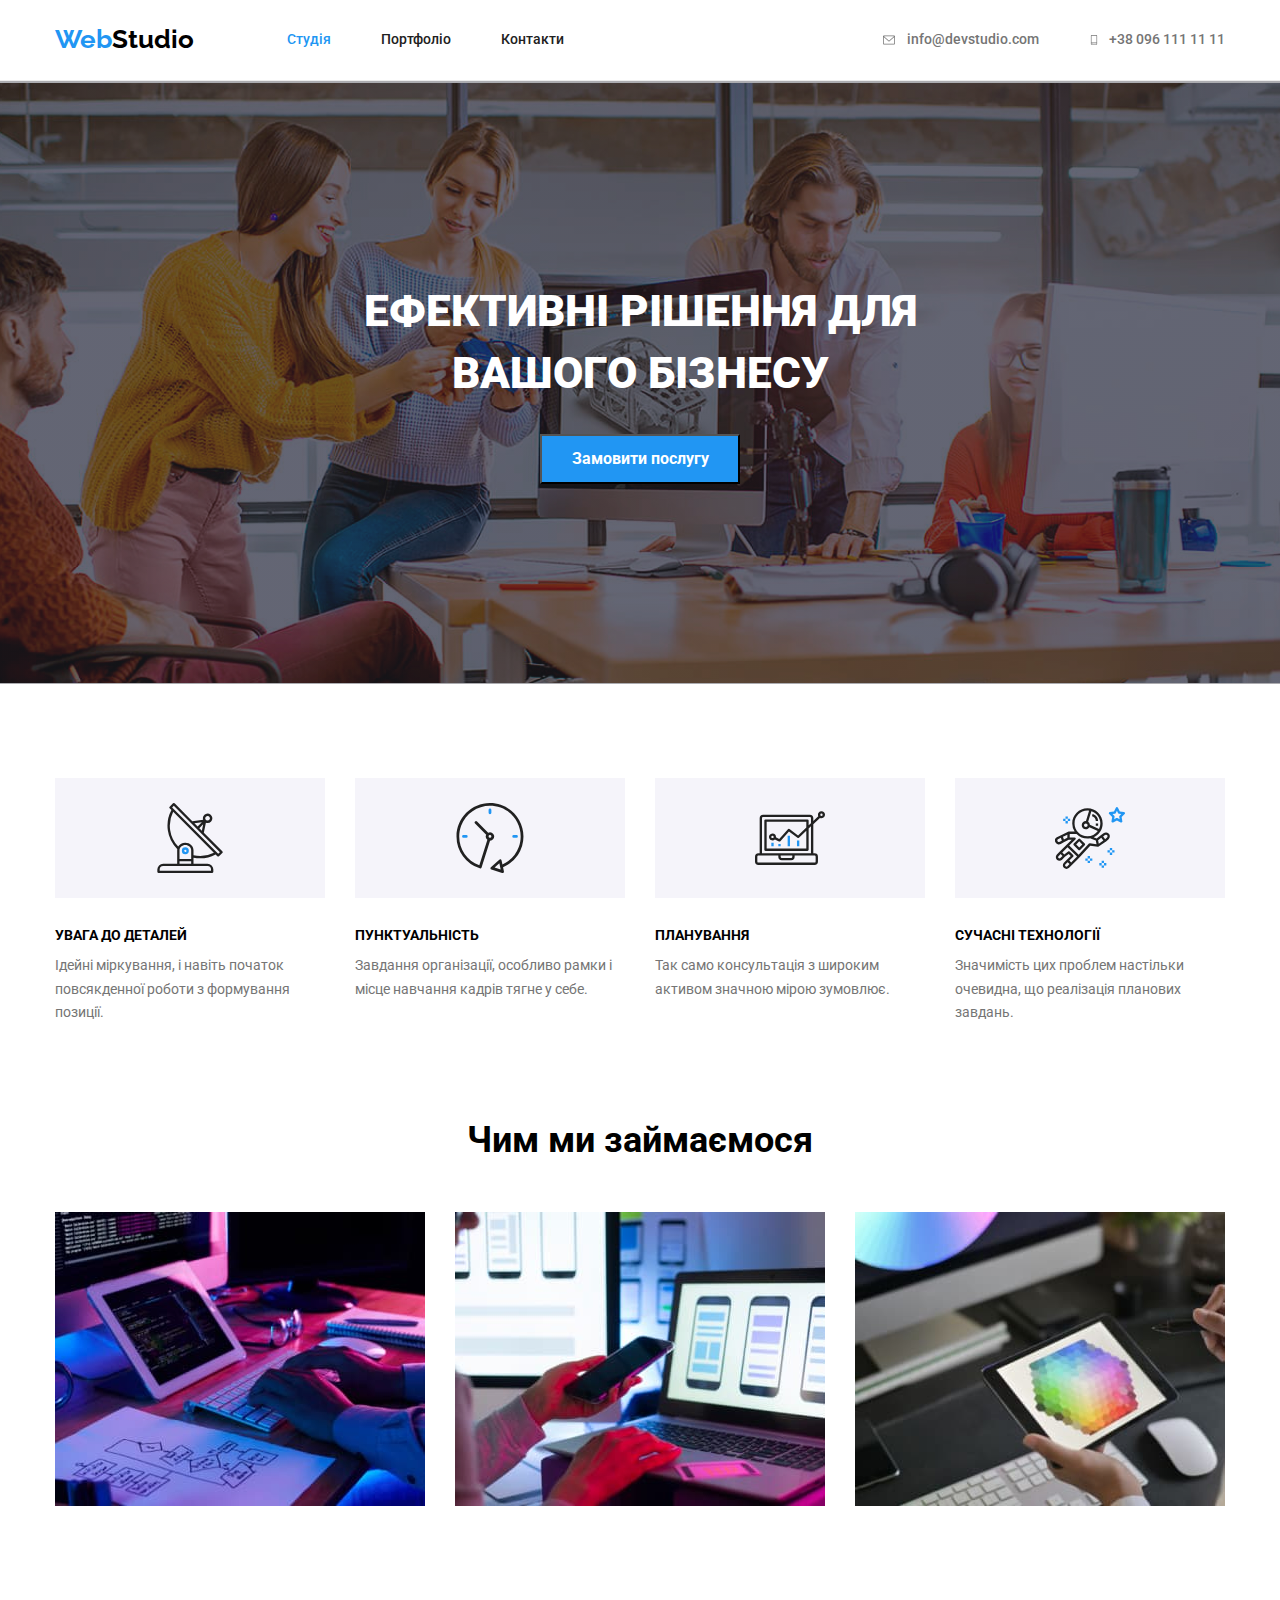
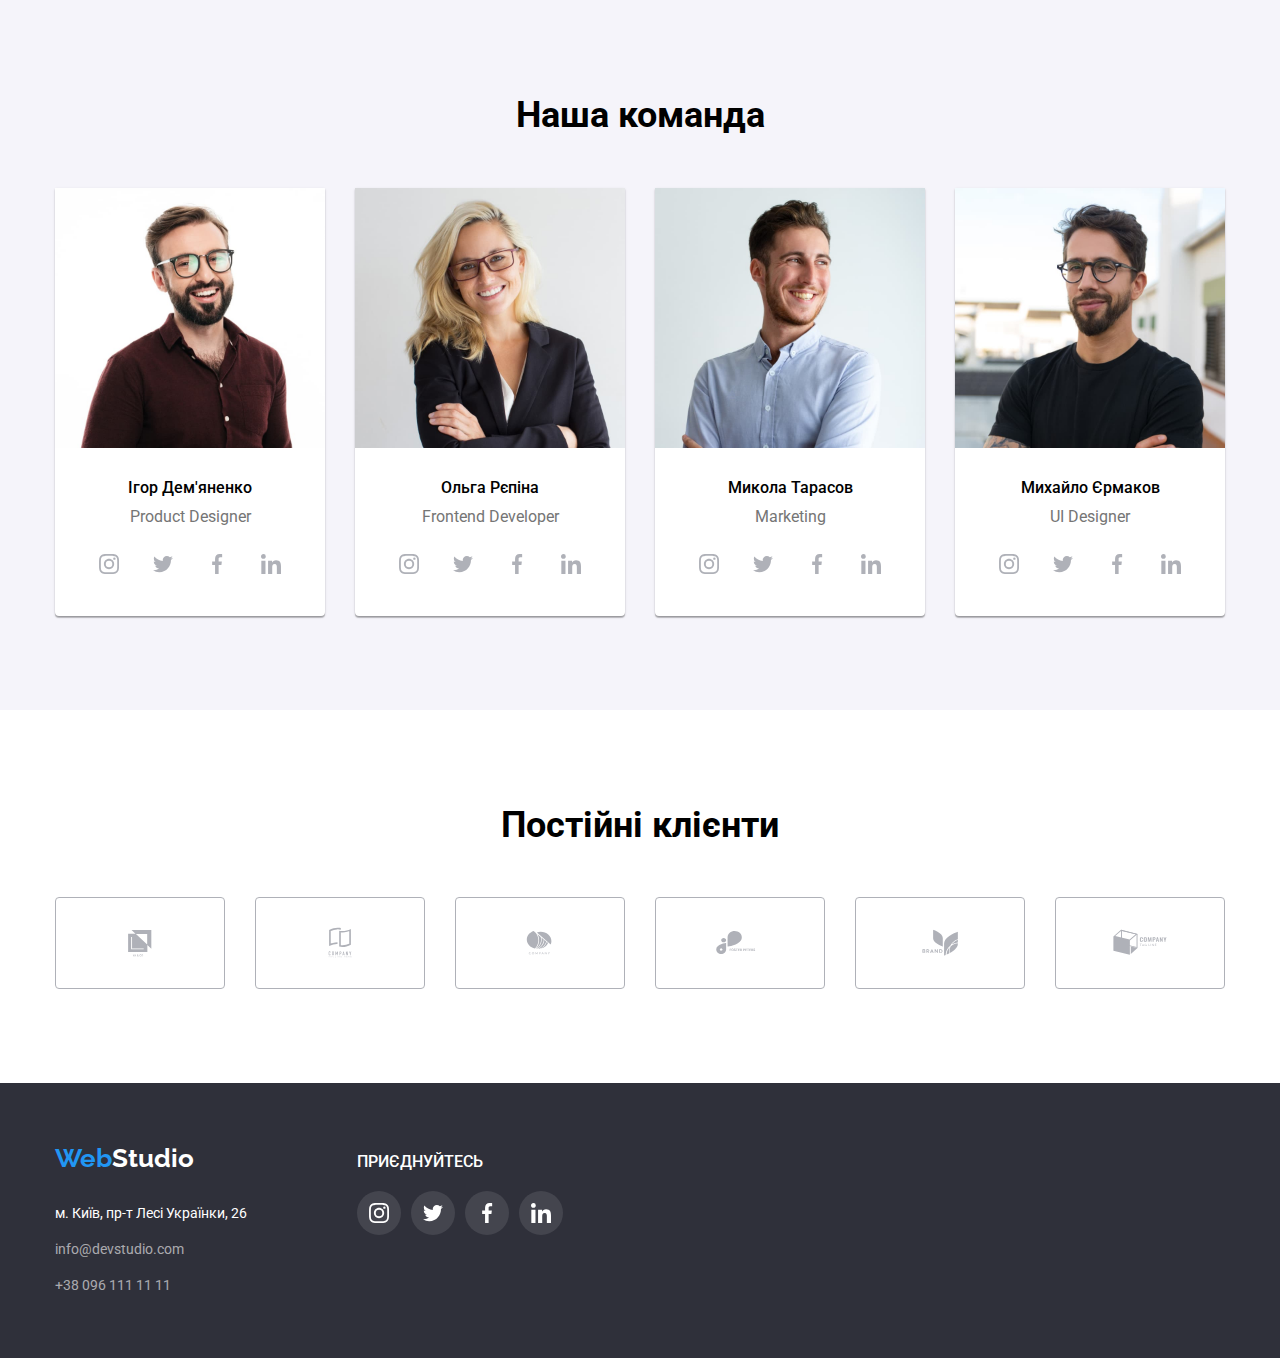
<file: index.html>
<!DOCTYPE html>
<html lang="uk">
<head>
    <meta charset="UTF-8">
    <meta name="viewport" content="width=device-width, initial-scale=1.0">
    <title>Document</title>
    <link rel="stylesheet" href="https://cdnjs.cloudflare.com/ajax/libs/modern-normalize/2.0.0/modern-normalize.min.css">
    <link rel="preconnect" href="https://fonts.googleapis.com">
    <link rel="preconnect" href="https://fonts.gstatic.com" crossorigin>
    <link href="https://fonts.googleapis.com/css2?family=Raleway:wght@700&family=Roboto:wght@400;500;700;900&display=swap" rel="stylesheet">
    <link rel="stylesheet" href="./css/styles.css">
</head>
<body>
    <header class="header-border">
        <div class="container header-container">
            <a href="/" class="logo link">Web<span class="header-logo">Studio</span></a>
            <nav>
                <ul class="list nav-list">
                    <li class="nav-item"><a href="" class="nav-element nav-studio link">Студія</a></li>
                    <li class="nav-item"><a href="./portfolio.html" class="nav-element link">Портфоліо</a></li>
                    <li class="nav-item"><a href="" class="nav-element link">Контакти</a></li>
                </ul>
            </nav>
            <ul class="list contact-list header-contacts">
                <li class="contact-mail">
                    <a class="mail link" href="mailto:info@devstudio.com">
                        <svg class="contact-icon" width="16px" height="12px">
                            <use href="./images/sprite.svg#icon-envelope"></use>
                        </svg>
                        info@devstudio.com
                    </a>
                </li>
                <li class="contact-phone">
                    <a class="phone link" href="tel:+380961111111">
                        <svg class="phone-icon" width="10px" height="16px">
                            <use href="./images/sprite.svg#icon-smartphone"></use>
                        </svg>
                        +38 096 111 11 11
                    </a>
                </li>
            </ul>
        </div>
    </header>
    <main>
        <section class="upper-section">
            <div class="container main-container">
                <h1 class="main-title">Ефективні рішення для вашого бізнесу</h1>
                <button type="button" class="main-btn">Замовити послугу</button>
            </div>
        </section>
        <section class="benefits-section">
            <div class="container">
                <ul class="list benefits-list">
                    <li class="benefits-item">
                        <div class="benefits-icon">
                            <svg width="70px" height="70px">
                            <use href="./images/sprite.svg#icon-antenna"></use>
                        </svg>
                        </div>
                        <h3 class="titles">УВАГА ДО ДЕТАЛЕЙ</h3>
                        <p class="benefits-text">Ідейні міркування, і навіть початок повсякденної роботи з формування позиції.</p>
                    </li>
                    <li class="benefits-item">
                        <div class="benefits-icon">
                            <svg width="70px" height="70px">
                            <use href="./images/sprite.svg#icon-clock"></use>
                        </svg>
                        </div>
                        <h3 class="titles">ПУНКТУАЛЬНІСТЬ</h3>
                        <p class="benefits-text">Завдання організації, особливо рамки і місце навчання кадрів тягне у себе.</p>
                    </li>
                    <li class="benefits-item">
                        <div class="benefits-icon">
                            <svg  width="70px" height="70px">
                            <use href="./images/sprite.svg#icon-diagram"></use>
                        </svg>
                        </div>
                        <h3 class="titles">ПЛАНУВАННЯ</h3>
                        <p class="benefits-text">Так само консультація з широким активом значною мірою зумовлює.</p>
                    </li>
                    <li class="benefits-item">
                        <div class="benefits-icon">
                            <svg width="70px" height="70px">
                            <use href="./images/sprite.svg#icon-astronaut"></use>
                            </svg>
                        </div>
                        <h3 class="titles">СУЧАСНІ ТЕХНОЛОГІЇ</h3>
                        <p class="benefits-text">Значимість цих проблем настільки очевидна, що реалізація планових завдань.</p>
                    </li>
                </ul>
            </div>
        </section>
        
        <section class="do-section">
            <div class="container">
                <h2 class="section-title">Чим ми займаємося</h2>
                <ul class="list do-list">
                    <li class="do-item"><img src="./images/img-1.jpg" alt="Робота за ноутбуком" width="370" height="294"></li>
                    <li class="do-item"><img src="./images/img-2.jpg" alt="Ноутбук та телефон" width="370" height="294"></li>
                    <li class="do-item"><img src="./images/img-3.jpg" alt="Екран з яскравим зображенням" width="370" height="294"></li>
                </ul>
            </div>
        </section>
        <section class="team-bcgr">
            <div class="container team-container">
                <h2 class="section-title">Наша команда</h2>
                <ul class="list team-list">
                    <li class="team-item">
                        <img src="./images/img-5.jpg" alt="Чоловік в окулярах та сорочці" width="270" height="260">
                        <div class="team-card">
                            <h3 class="team-title">Ігор Дем'яненко</h3>
                            <p class="team-dscrpt">Product Designer</p>
                            <ul class="social-list list">
                                <li class="social-item">
                                    <a class="social-link" href="">
                                        <svg class="social-icons" width="20px" height="20px">
                                            <use href="./images/sprite.svg#icon-instagram"></use>
                                        </svg>
                                    </a>
                                </li>
                                <li class="social-item">
                                    <a class="social-link" href="">
                                        <svg class="social-icons" width="20px" height="20px">
                                            <use href="./images/sprite.svg#icon-twitter"></use>
                                        </svg>
                                    </a>
                                </li>
                                <li class="social-item">
                                    <a class="social-link" href="">
                                        <svg class="social-icons" width="20px" height="20px">
                                            <use href="./images/sprite.svg#icon-facebook"></use>
                                        </svg>
                                    </a>
                                </li>
                                <li class="social-item">
                                    <a class="social-link" href="">
                                        <svg class="social-icons" width="20px" height="20px">
                                            <use href="./images/sprite.svg#icon-linkedin"></use>
                                        </svg>
                                    </a>
                                </li>
                            </ul>
                        </div>
                    </li>
                    <li class="team-item">
                        <img src="./images/img-6.jpg" alt="Білява жінка в окулярах та жакеті" width="270" height="260">
                        <div class="team-card">
                            <h3 class="team-title">Ольга Рєпіна</h3>
                            <p class="team-dscrpt">Frontend Developer</p>
                            <ul class="social-list list">
                                <li class="social-item">
                                    <a class="social-link" href="">
                                        <svg class="social-icons" width="20px" height="20px">
                                            <use href="./images/sprite.svg#icon-instagram"></use>
                                        </svg>
                                    </a>
                                </li>
                                <li class="social-item">
                                    <a class="social-link" href="">
                                        <svg class="social-icons" width="20px" height="20px">
                                            <use href="./images/sprite.svg#icon-twitter"></use>
                                        </svg>
                                    </a>
                                </li>
                                <li class="social-item">
                                    <a class="social-link" href="">
                                        <svg class="social-icons" width="20px" height="20px">
                                            <use href="./images/sprite.svg#icon-facebook"></use>
                                        </svg>
                                    </a>
                                </li>
                                <li class="social-item">
                                    <a class="social-link" href="">
                                        <svg class="social-icons" width="20px" height="20px">
                                            <use href="./images/sprite.svg#icon-linkedin"></use>
                                        </svg>
                                    </a>
                                </li>
                            </ul>
                        </div>
                    </li>
                    <li class="team-item">
                        <img src="./images/img-7.jpg" alt="Чоловік в голубій сорочці" width="270" height="260">
                        <div class="team-card">
                            <h3 class="team-title">Микола Тарасов</h3>
                            <p class="team-dscrpt"> Marketing</p>
                            <ul class="social-list list">
                                <li class="social-item">
                                    <a class="social-link" href="">
                                        <svg class="social-icons" width="20px" height="20px">
                                            <use href="./images/sprite.svg#icon-instagram"></use>
                                        </svg>
                                    </a>
                                </li>
                                <li class="social-item">
                                    <a class="social-link" href="">
                                        <svg class="social-icons" width="20px" height="20px">
                                            <use href="./images/sprite.svg#icon-twitter"></use>
                                        </svg>
                                    </a>
                                </li>
                                <li class="social-item">
                                    <a class="social-link" href="">
                                        <svg class="social-icons" width="20px" height="20px">
                                            <use href="./images/sprite.svg#icon-facebook"></use>
                                        </svg>
                                    </a>
                                </li>
                                <li class="social-item">
                                    <a class="social-link" href="">
                                        <svg class="social-icons" width="20px" height="20px">
                                            <use href="./images/sprite.svg#icon-linkedin"></use>
                                        </svg>
                                    </a>
                                </li>
                            </ul>
                        </div>
                    </li>
                    <li class="team-item">
                        <img src="./images/img-4.jpg" alt="Чоловік в чорній футболці" width="270" height="260">
                        <div class="team-card">
                            <h3 class="team-title">Михайло Єрмаков</h3>
                            <p class="team-dscrpt">UI Designer</p>
                            <ul class="social-list list">
                                <li class="social-item">
                                    <a class="social-link" href="">
                                        <svg class="social-icons" width="20px" height="20px">
                                            <use href="./images/sprite.svg#icon-instagram"></use>
                                        </svg>
                                    </a>
                                </li>
                                <li class="social-item">
                                    <a class="social-link" href="">
                                        <svg class="social-icons" width="20px" height="20px">
                                            <use href="./images/sprite.svg#icon-twitter"></use>
                                        </svg>
                                    </a>
                                </li>
                                <li class="social-item">
                                    <a class="social-link" href="">
                                        <svg class="social-icons" width="20px" height="20px">
                                            <use href="./images/sprite.svg#icon-facebook"></use>
                                        </svg>
                                    </a>
                                </li>
                                <li class="social-item">
                                    <a class="social-link" href="">
                                        <svg class="social-icons" width="20px" height="20px">
                                            <use href="./images/sprite.svg#icon-linkedin"></use>
                                        </svg>
                                    </a>
                                </li>
                            </ul>
                        </div>
                    </li>
                </ul>
            </div>
        </section>
        <section class="clients-section">
            <div class="container">
                <h2 class="section-title">Постійні клієнти</h2>
                <ul class="list clients-list">
                    <li class="clients-item">
                        <a class="clients-link" href="">
                            <svg class="client-icon" width="106px" height="60px">
                                <use href="./images/sprite.svg#icon-Logo"></use>
                            </svg>
                        </a>
                    </li>
                    <li class="clients-item">
                        <a class="clients-link" href="">
                            <svg class="client-icon" width="106px" height="60px">
                                <use href="./images/sprite.svg#icon-Logo-1"></use>
                            </svg>
                        </a>
                    </li>
                    <li class="clients-item">
                        <a class="clients-link" href="">
                            <svg class="client-icon" width="106px" height="60px">
                                <use href="./images/sprite.svg#icon-Logo-2"></use>
                            </svg>
                        </a>
                    </li>
                    <li class="clients-item">
                        <a class="clients-link" href="">
                            <svg class="client-icon" width="106px" height="60px">
                                <use href="./images/sprite.svg#icon-Logo-3"></use>
                            </svg>
                        </a>
                    </li>
                    <li class="clients-item">
                        <a class="clients-link" href="">
                            <svg class="client-icon" width="106px" height="60px">
                                <use href="./images/sprite.svg#icon-Logo-4"></use>
                            </svg>
                        </a>
                    </li>
                    <li class="clients-item">
                        <a class="clients-link" href="">
                            <svg class="client-icon" width="106px" height="60px">
                                <use href="./images/sprite.svg#icon-Logo-5"></use>
                            </svg>
                        </a>
                    </li>
                </ul>
            </div>
        </section>
    </main>

    <footer class="footer">
        <div class="container">
            <div class="footer-container">
                <a href="" class="logo link">Web<span class="footer-logo">Studio</span></a>
                <address>
                    <ul class="list">
                        <li class="footer-list"><a href="https://maps.google.com/" target="_blank" rel="noopener noreferrer" class="footer-adress link">м. Київ, пр-т Лесі Українки, 26</a></li>
                        <li class="footer-list"><a href="mailto:info@devstudio.com" class="footer-mail link">info@devstudio.com</a></li>
                        <li class="footer-list"><a href="tel:+380961111111" class="footer-phone link">+38 096 111 11 11</a></li>
                    </ul>
                </address>
            </div>
            <div>
                <p class="connect-text">ПРИЄДНУЙТЕСЬ</p>
                <ul class="connect-list list">
                    <li class="connect-item">
                        <a class="connect-link" href="">
                            <svg class="connect-icon" width="20px" height="20px">
                                <use href="./images/sprite.svg#icon-instagram"></use>
                            </svg>
                        </a>
                    </li>
                    <li class="connect-item">
                        <a class="connect-link" href="">
                            <svg class="connect-icon" width="20px" height="20px">
                                <use href="./images/sprite.svg#icon-twitter"></use>
                            </svg>
                        </a>
                    </li>
                    <li class="connect-item">
                        <a class="connect-link" href="">
                            <svg class="connect-icon" width="20px" height="20px">
                                <use href="./images/sprite.svg#icon-facebook"></use>
                            </svg>
                        </a>
                    </li>
                    <li class="connect-item">
                        <a class="connect-link" href="">
                            <svg class="connect-icon" width="20px" height="20px">
                                <use href="./images/sprite.svg#icon-linkedin"></use>
                            </svg>
                        </a>
                    </li>
                </ul>
            </div>

        </div>    
</footer>
</body>
</html>
</file>
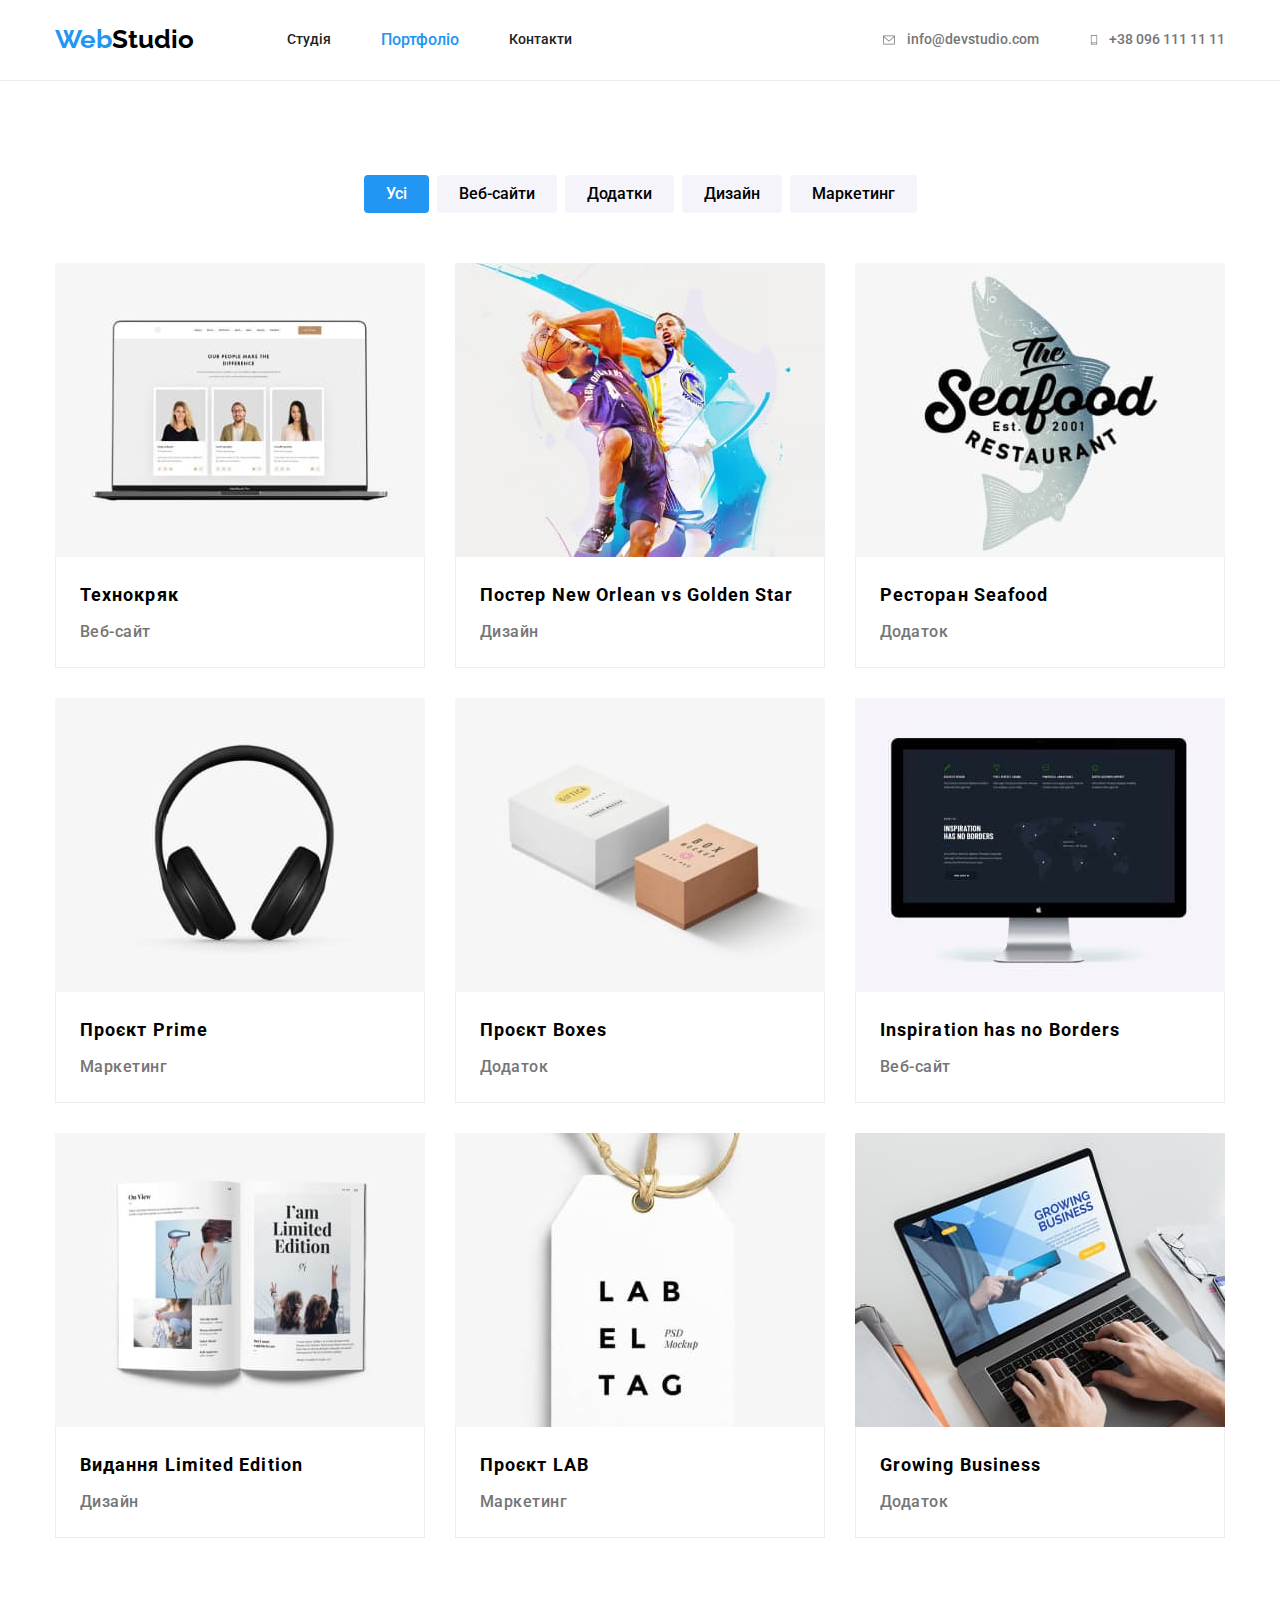
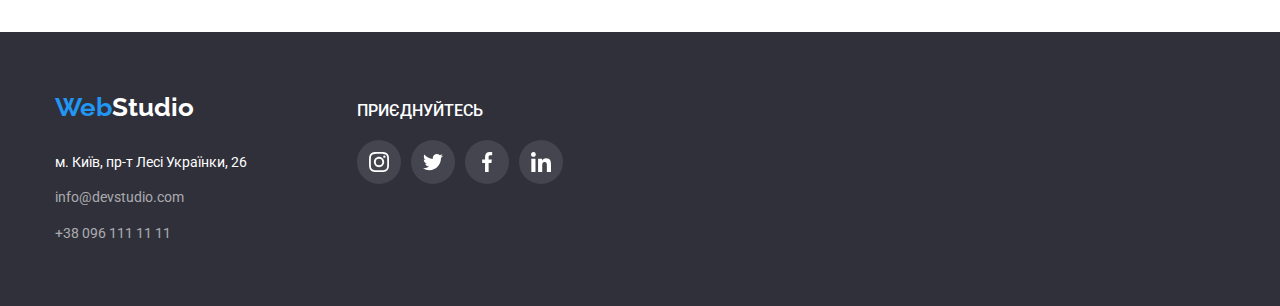
<file: portfolio.html>
<!DOCTYPE html>
<html lang="uk">
<head>
    <meta charset="UTF-8">
    <meta name="viewport" content="width=device-width, initial-scale=1.0">
    <title>Document</title>
    <link rel="stylesheet" href="https://cdnjs.cloudflare.com/ajax/libs/modern-normalize/2.0.0/modern-normalize.min.css">
    <link rel="preconnect" href="https://fonts.googleapis.com">
    <link rel="preconnect" href="https://fonts.gstatic.com" crossorigin>
    <link href="https://fonts.googleapis.com/css2?family=Raleway:wght@700&family=Roboto:wght@400;500;700;900&display=swap" rel="stylesheet">
    <link rel="stylesheet" href="./css/styles.css">
</head>
<body>
    <header class="header-border">
        <div class="container header-container">
            <a href="/" class="logo link">Web<span class="header-logo">Studio</span></a>
            <nav>
                <ul class="list nav-list">
                    <li class="nav-item"><a href="./index.html" class="nav-element link">Студія</a></li>
                    <li class="nav-item"><a href="" class="nav-list nav-portfolio link">Портфоліо</a></li>
                    <li class="nav-item"><a href="" class="nav-element link">Контакти</a></li>
                </ul>
            </nav>
            <ul class="list contact-list header-contacts">
                <li class="contact-mail">
                    <a class="mail link" href="mailto:info@devstudio.com">
                        <svg class="contact-icon" width="16px" height="12px">
                            <use href="./images/sprite.svg#icon-envelope"></use>
                        </svg>
                        info@devstudio.com
                    </a>
                </li>
                <li class="contact-phone">
                    <a class="phone link" href="tel:+380961111111">
                        <svg class="phone-icon" width="10px" height="16px">
                            <use href="./images/sprite.svg#icon-smartphone"></use>
                        </svg>
                        +38 096 111 11 11
                    </a>
                </li>
            </ul>
        </div>
    </header>
<main>
    
    <section class="filtr-section">
        <div class="container">
            <ul class="list filtr-list">
                <li class="filtr-item"><button type="button" class="filtr-buttons active-button">Усі</button></li>
                <li class="filtr-item"><button type="button" class="filtr-buttons">Веб-сайти</button></li>
                <li class="filtr-item"><button type="button" class="filtr-buttons">Додатки</button></li>
                <li class="filtr-item"><button type="button" class="filtr-buttons">Дизайн</button></li>
                <li class="filtr-item"><button type="button" class="filtr-buttons">Маркетинг</button></li>
            </ul>
            <ul class="list filtr-container">
                <li class="card-item"> 
                    <a href="" class="link card-link">
                        <img class="card-image" src="./images/img-8.jpg" alt="Відкритий ноутбук" width="370" height="294">
                        <div class="card-text">
                            <h2 class="filtr-title">Технокряк</h2>
                            <p class="filtr-dscr">Веб-сайт</p>
                        </div>
                    </a>
                </li>
                <li class="card-item">
                    <a href="" class="link card-link">
                        <img class="card-image" src="./images/img-9.jpg" alt="Баскетболісти закидають м'яч" width="370" height="294">
                        <div class="card-text">
                            <h2 class="filtr-title">Постер New Orlean vs Golden Star</h2>
                            <p class="filtr-dscr">Дизайн</p>
                        </div>
                    </a>
                </li>
                <li class="card-item">
                    <a href="" class="link card-link">
                        <img class="card-image" src="./images/img-10.jpg" alt="Напис на фоні риби" width="370" height="294">
                        <div class="card-text">
                            <h2 class="filtr-title">Ресторан Seafood</h2>
                            <p class="filtr-dscr">Додаток</p>
                        </div>
                    </a>
                </li>
                <li class="card-item">
                    <a href="" class="link card-link">
                        <img class="card-image" src="./images/img-11.jpg" alt="Навушники" width="370" height="294">
                        <div class="card-text">
                            <h2 class="filtr-title">Проєкт Prime</h2>
                            <p class="filtr-dscr">Маркетинг</p>
                        </div>
                    </a>
                </li>
                <li class="card-item">
                    <a href="" class="link card-link">
                        <img class="card-image" src="./images/img-12.jpg" alt="Коробки різних розмірів" width="370" height="294">
                        <div class="card-text">
                            <h2 class="filtr-title">Проєкт Boxes</h2>
                            <p class="filtr-dscr">Додаток</p>
                        </div>
                    </a>
                </li>
                <li class="card-item">
                    <a href="" class="link card-link">
                        <img class="card-image" src="./images/img-13.jpg" alt="Монітор комп'ютера" width="370" height="294">
                        <div class="card-text">
                            <h2 class="filtr-title">Inspiration has no Borders</h2>
                            <p class="filtr-dscr">Веб-сайт</p>
                        </div>
                    </a>
                </li>
                <li class="card-item">
                    <a href="" class="link card-link">
                        <img class="card-image" src="./images/img-14.jpg" alt="Розгорнутий журнал" width="370" height="294">
                        <div class="card-text">
                            <h2 class="filtr-title">Видання Limited Edition</h2>
                            <p class="filtr-dscr">Дизайн</p>
                        </div>
                    </a>
                </li>
                <li class="card-item">
                    <a href="" class="link card-link">
                        <img class="card-image" src="./images/img-15.jpg" alt="Бірка з написом" width="370" height="294">
                        <div class="card-text">
                            <h2 class="filtr-title">Проєкт LAB</h2>
                            <p class="filtr-dscr">Маркетинг</p>
                        </div>
                    </a>
                </li>
                <li class="card-item">
                    <a href="" class="link card-link">
                        <img class="card-image" src="./images/img-16.jpg" alt="Людина набирає текст на відкритому ноутбуці" width="370" height="294">
                        <div class="card-text">
                            <h2 class="filtr-title">Growing Business</h2>
                            <p class="filtr-dscr">Додаток</p>
                        </div>
                    </a>
                </li>
            </ul>
        </div>
    </section>
        
</main>

<footer class="footer">
    <div class="container">
        <div class="footer-container">
            <a href="" class="logo link">Web<span class="footer-logo">Studio</span></a>
            <address>
                <ul class="list">
                    <li class="footer-list"><a href="https://maps.google.com/" target="_blank" rel="noopener noreferrer" class="footer-adress link">м. Київ, пр-т Лесі Українки, 26</a></li>
                    <li class="footer-list"><a href="mailto:info@devstudio.com" class="footer-mail link">info@devstudio.com</a></li>
                    <li class="footer-list"><a href="tel:+380961111111" class="footer-phone link">+38 096 111 11 11</a></li>
                </ul>
            </address>
        </div>
        <div>
            <p class="connect-text">ПРИЄДНУЙТЕСЬ</p>
            <ul class="connect-list list">
                <li class="connect-item">
                    <a class="connect-link" href="">
                        <svg class="connect-icon" width="20px" height="20px">
                            <use href="./images/sprite.svg#icon-instagram"></use>
                        </svg>
                    </a>
                </li>
                <li class="connect-item">
                    <a class="connect-link" href="">
                        <svg class="connect-icon" width="20px" height="20px">
                            <use href="./images/sprite.svg#icon-twitter"></use>
                        </svg>
                    </a>
                </li>
                <li class="connect-item">
                    <a class="connect-link" href="">
                        <svg class="connect-icon" width="20px" height="20px">
                            <use href="./images/sprite.svg#icon-facebook"></use>
                        </svg>
                    </a>
                </li>
                <li class="connect-item">
                    <a class="connect-link" href="">
                        <svg class="connect-icon" width="20px" height="20px">
                            <use href="./images/sprite.svg#icon-linkedin"></use>
                        </svg>
                    </a>
                </li>
            </ul>
        </div>

    </div>    
</footer>
</body>
</file>
<file: css/styles.css>
:root {
    --main-color: #000000;
    --accent-color: #2196F3;
    --text-color: #757575;
}
body {
    font-family: 'Roboto', sans-serif;
    font-weight: 500;
    color: var(--main-color);
}
h1,
h2,
h3,
h4,
h5,
h6,
p {
    margin: 0;
}
img {
    display: block;
}
.link {
    text-decoration: none;
}
.list {
    list-style: none;
    padding: 0;
    margin: 0;
}
.container {
    width: 1200px;
    padding: 0 15px;
    margin-right: auto;
    margin-left:auto;
}
.header-border {
    border-bottom: 1px solid #ECECEC;
}
.header-container {
    display: flex;
    align-items: center;
}
.logo {
    display: block;
    padding-top: 24px;
    padding-bottom: 25px;
    margin-right: 93px;
    font-family: Raleway;
    font-weight: 700;
    font-size: 26px;
    line-height: 1.2;
    color: var(--accent-color);
}
.header-logo {
    color: var(--main-color);
}
.nav-list {
    display: flex;
    align-items: center;
}
.nav-item {
    margin-right: 50px;
}
.nav-item:last-child {
    margin-right: 0;
}
.nav-element {
    display: block;
    padding: 32px 0;
    font-size: 14px;
    line-height: 1.1;
    color: #212121;
}

.nav-element:hover,
.nav-element:focus {
    color: var(--accent-color);
}
.nav-studio {
    color: var(--accent-color);
}
.nav-portfolio {
    color: var(--accent-color);
}
.header-contacts {
    margin-left: auto;
}
.contact-list {
    display: flex;
    align-items: center;
}
.contact-mail {
    margin-right: 50px;
}
.mail {
    display: flex;
    align-items: center;
    justify-content: center;
    padding: 32px 0;
    font-size: 14px;
    font-weight: 500;
    line-height: 1.1;
    color: var(--text-color);
}

.mail:hover,
.mail:focus {
    color: var(--accent-color);
}
.contact-icon {
    margin-right: 10px;
    fill: currentColor;
}

.phone-icon {
    margin-right: 10px;
    fill: currentColor;
}
.phone {
    display: flex;
    align-items: center;
    justify-content: center;
    padding: 32px 0;
    font-size: 14px;
    font-weight: 500;
    line-height: 1.1;
    color: var(--text-color);
}
.phone:hover,
.phone:focus {
    color: var(--accent-color);
}
.upper-section {
    max-width: 1600px;
    margin-right: auto;
    margin-left:auto;
    background-image: linear-gradient(rgba(47, 48, 58, 0.4), rgba(47, 48, 58, 0.4)), url(../images/bg-img.png);
    background-repeat: no-repeat;
    background-position: center;
    padding-bottom: 200px;
    padding-top: 200px;
}
.main-container {
    text-align: center;
}
.main-title {
    margin-left: auto;
    margin-right: auto;
    margin-bottom: 30px;
    width: 696px;
    font-size: 44px;
    font-weight: 900;
    line-height: 1.4;
    color: #FFFFFF;
    text-transform: uppercase;
}
.main-btn {
    width: 200px;
    height: 50px;
    font-size: 16px;
    font-weight: 700;
    line-height: 1.9;
    color: #FFFFFF;
    background-color: #2196F3;
}

.benefits-section {
    padding-top: 94px;
    padding-bottom: 94px;
}
.benefits-list {
    display: flex;
}
.benefits-icon {
    display: flex;
    justify-content: center;
    align-items: center;
    background-color: rgba(245, 244, 250, 1);
    margin-bottom: 30px;
    width: 270px;
    height: 120px;
}
.benefits-item {
    margin-right: 30px;
    width: 270px;
}
.benefits-item:last-child {
    margin-right: 0px;
}
.titles {
    margin-bottom: 10px;
    font-size: 14px;
    font-weight: 700;
    line-height: 1.1;
    color: var(--main-color);
}
.benefits-text {
    font-size: 14px;
    font-weight: 400;
    line-height: 1.7;
    color: var(--text-color);
}
.do-section {
    padding-bottom: 94px;
}
.section-title {
    margin-bottom: 50px;
    text-align: center;
    font-size: 36px;
    font-weight: 700;
    line-height: 1.2;
    color: var(--main-color);
}
.do-list {
    display: flex;
    align-items: center;
}
.do-item {
    margin-right: 30px;
}
.do-item:last-child {
    margin-right: 0px;
}

.team-bcgr {
    background-color: #F5F4FA;
    padding-top: 94px;
    padding-bottom: 94px;
}
.team-list {
    display: flex;
}
.team-item {
    margin-right: 30px;
    text-align: center;
    background-color: #FFFFFF;
    box-shadow: 0 2px 1px 0 rgba(0, 0, 0, 0.2), 
    0 1px 1px 0 rgba(0, 0, 0, 0.14),
    0 1px 3px 0 rgba(0, 0, 0, 0.12);
    border-bottom-left-radius: 4px;
    border-bottom-right-radius: 4px;
}
.team-item:last-child {
    margin-right: 0px;
}
.team-card {
    padding-top: 30px;
    padding-bottom: 30px;
}
.team-title {
    margin-bottom: 10px;
    font-size: 16px;
    font-weight: 500;
    line-height: 1.2;
    color: var(--main-color);
}
.team-dscrpt {
    margin-bottom: 16px;
    font-size: 16px;
    font-weight: 400;
    line-height: 1.2;
    color: var(--text-color);
}
.social-list {
    display: flex;
    align-items: center;
    justify-content: center;
}
.social-item {
    margin-right: 10px;
}
.social-item:last-child {
    margin-right: 0;
}

.social-link {
    display: flex;
    align-items: center;
    justify-content: center;
    width: 44px;
    height: 44px;
    border-radius: 50%;
    color: rgba(175, 177, 184, 1);
}
.social-link:hover,
.social-link:focus {
    color: rgba(255, 255, 255, 1);
    background-color: rgba(33, 150, 243, 1);
    cursor: pointer;
}

.social-icons {
    fill: currentColor;
}
.clients-section {
    padding-top: 94px;
    padding-bottom: 94px;
}
.clients-list {
    display: flex;
    align-items: center;
    justify-content: center;
}
.clients-item {
    margin-right: 30px;
}
.clients-item:last-child {
    margin-right: 0;
}

.clients-link {
    display: flex;
    align-items: center;
    justify-content: center;
    width: 170px;
    height: 92px;
    border: 1px solid rgba(175, 177, 184, 1);
    border-radius: 4px;
    color: rgba(175, 177, 184, 1);
}
.clients-link:hover,
.clients-link:focus {
    border: 1px solid rgba(33, 150, 243, 1);
    color: rgba(33, 150, 243, 1);
    outline: none;
}
.client-icon {
    fill: currentColor;
}
.footer-container .logo {
    margin-bottom: 28px;
    padding: 0;
}
.footer-container {
    margin-right: 70px;
}
.footer {
    background-color: #2F303A;
    padding-top: 60px;
    padding-bottom: 60px;
}
.footer .container {
    display: flex;
    align-items: baseline;
}
.footer-logo {
    color: #FFFFFF;
}
.footer-adress {
    font-size: 14px;
    font-weight: 400;
    line-height: 1.7;
    font-style: normal;
    color: #FFFFFF;
}
.footer-mail,
.footer-phone {
    font-size: 14px;
    font-weight: 400;
    line-height: 1.7;
    font-style: normal;
    color: rgba(255, 255, 255, 0.6);
}
.footer-mail:hover,
.footer-mail:focus,
.footer-phone:hover,
.footer-phone:focus,
.footer-adress:hover,
.footer-adress:focus {
    color: var(--accent-color);
}
.footer-list {
    margin-bottom: 12px;
}
.footer-list:last-child {
    margin-bottom: 0;
}
.connect-text {
    margin-bottom: 20px;
    font: Roboto;
    weight: 700;
    size: 14px;
    line-height: 1.2;
    color: rgba(255, 255, 255, 1);
}
.connect-list {
    display: flex;
}
.connect-item {
    margin-right: 10px;
}
.connect-item:last-child {
    margin-right: 0;
}
.connect-link {
    display: flex;
    align-items: center;
    justify-content: center;
    width: 44px;
    height: 44px;
    color: #FFFFFF;
    background-color: rgba(255, 255, 255, 0.1);
    border-radius: 50%;
}
.connect-link:hover,
.connect-link:focus {
    background: #2196F3;
}
.connect-icon {
    fill: currentColor;
}
.filtr-section {
    padding-top: 94px;
    padding-bottom: 94px;
}
.filtr-list {
    display: flex;
    justify-content: center;
    margin-bottom: 50px;
}
.filtr-item {
    margin-right: 8px;
}
.filtr-item:last-child {
    margin-right: 0;
}
.filtr-buttons {
    border: 0;
    border-radius: 4px;
    padding: 6px 22px;
    font-size: 16px;
    font-weight: 500;
    line-height: 1.6;
    color: var(--main-color);
    background-color: #F5F4FA;
}
.filtr-buttons:hover, 
.filtr-buttons:focus {
    color: #FFFFFF;
    background-color: #2196F3;
    cursor: pointer;
    box-shadow: 0 2px 2px 0 rgba(0, 0, 0, 0.12), 0 1px 2px 0 rgba(0, 0, 0, 0.08);
}
.active-button {
    color: #FFFFFF;
    background-color: #2196F3;
}
.filtr-container {
    display: flex;
    flex-wrap: wrap;
}
.card-item {
    width: 370px;
    margin-right: 30px;
    margin-bottom: 30px;
}

.card-item:nth-last-child(-n+3) {
    margin-bottom: 0;
}
.card-item:nth-child(3n) {
    margin-right: 0;
}
.card-link {
    display: block;
}
.card-link:hover,
.card-link:focus {
    box-shadow: 1px 4px 6px 0px rgba(0, 0, 0, 0.16), 
                0px 4px 4px 0px rgba(0, 0, 0, 0.06),
                0px 1px 1px 0px rgba(0, 0, 0, 0.12);
    outline: none;
}
.card-image {
}
.card-text {
    border: 1px solid #EEEEEE;
    border-top: 0;
    padding: 20px 24px;
}
.filtr-title {
    margin-bottom: 4px;
    font-size: 18px;
    font-weight: 700;
    line-height: 2;
    letter-spacing: 0.06em;
    color: var(--main-color);
}
.filtr-dscr {
    font-size: 16px;
    line-height: 1.87;
    letter-spacing: 0.03em;
    color: var(--text-color);
}
</file>
